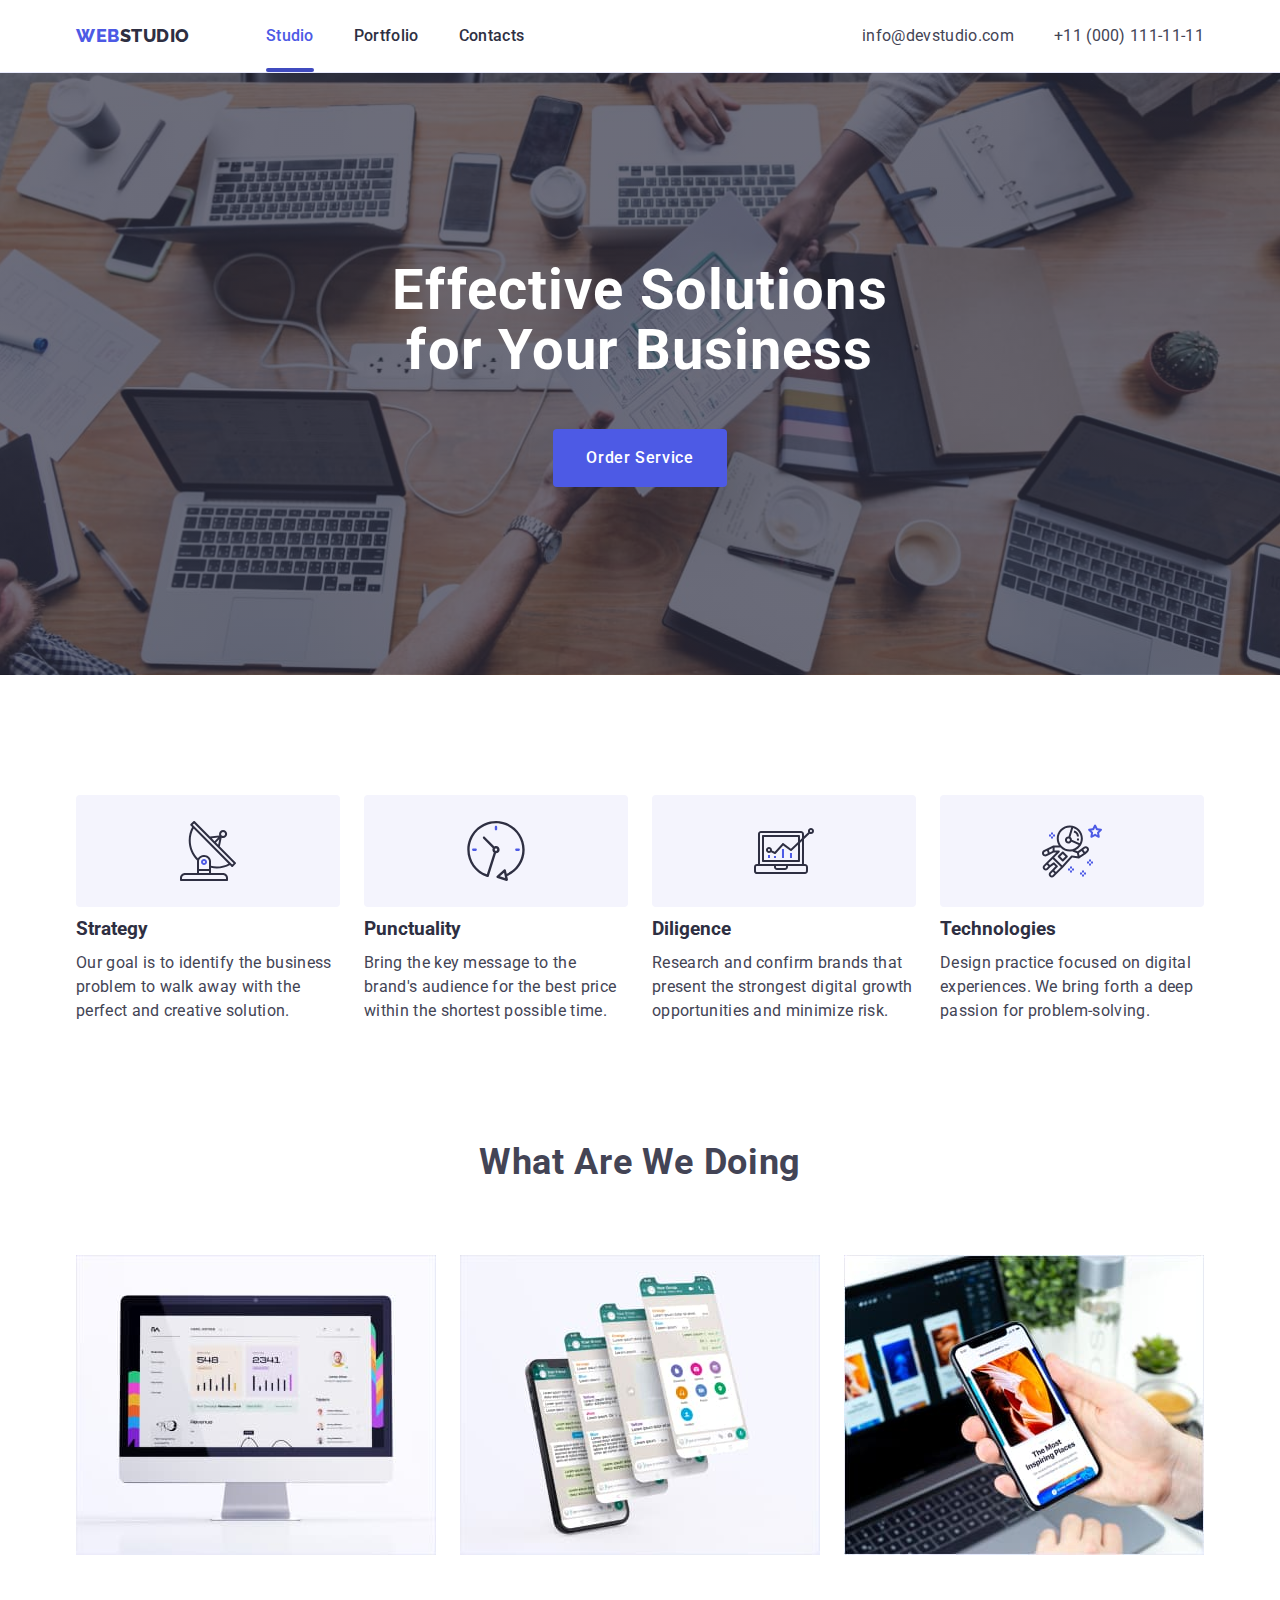
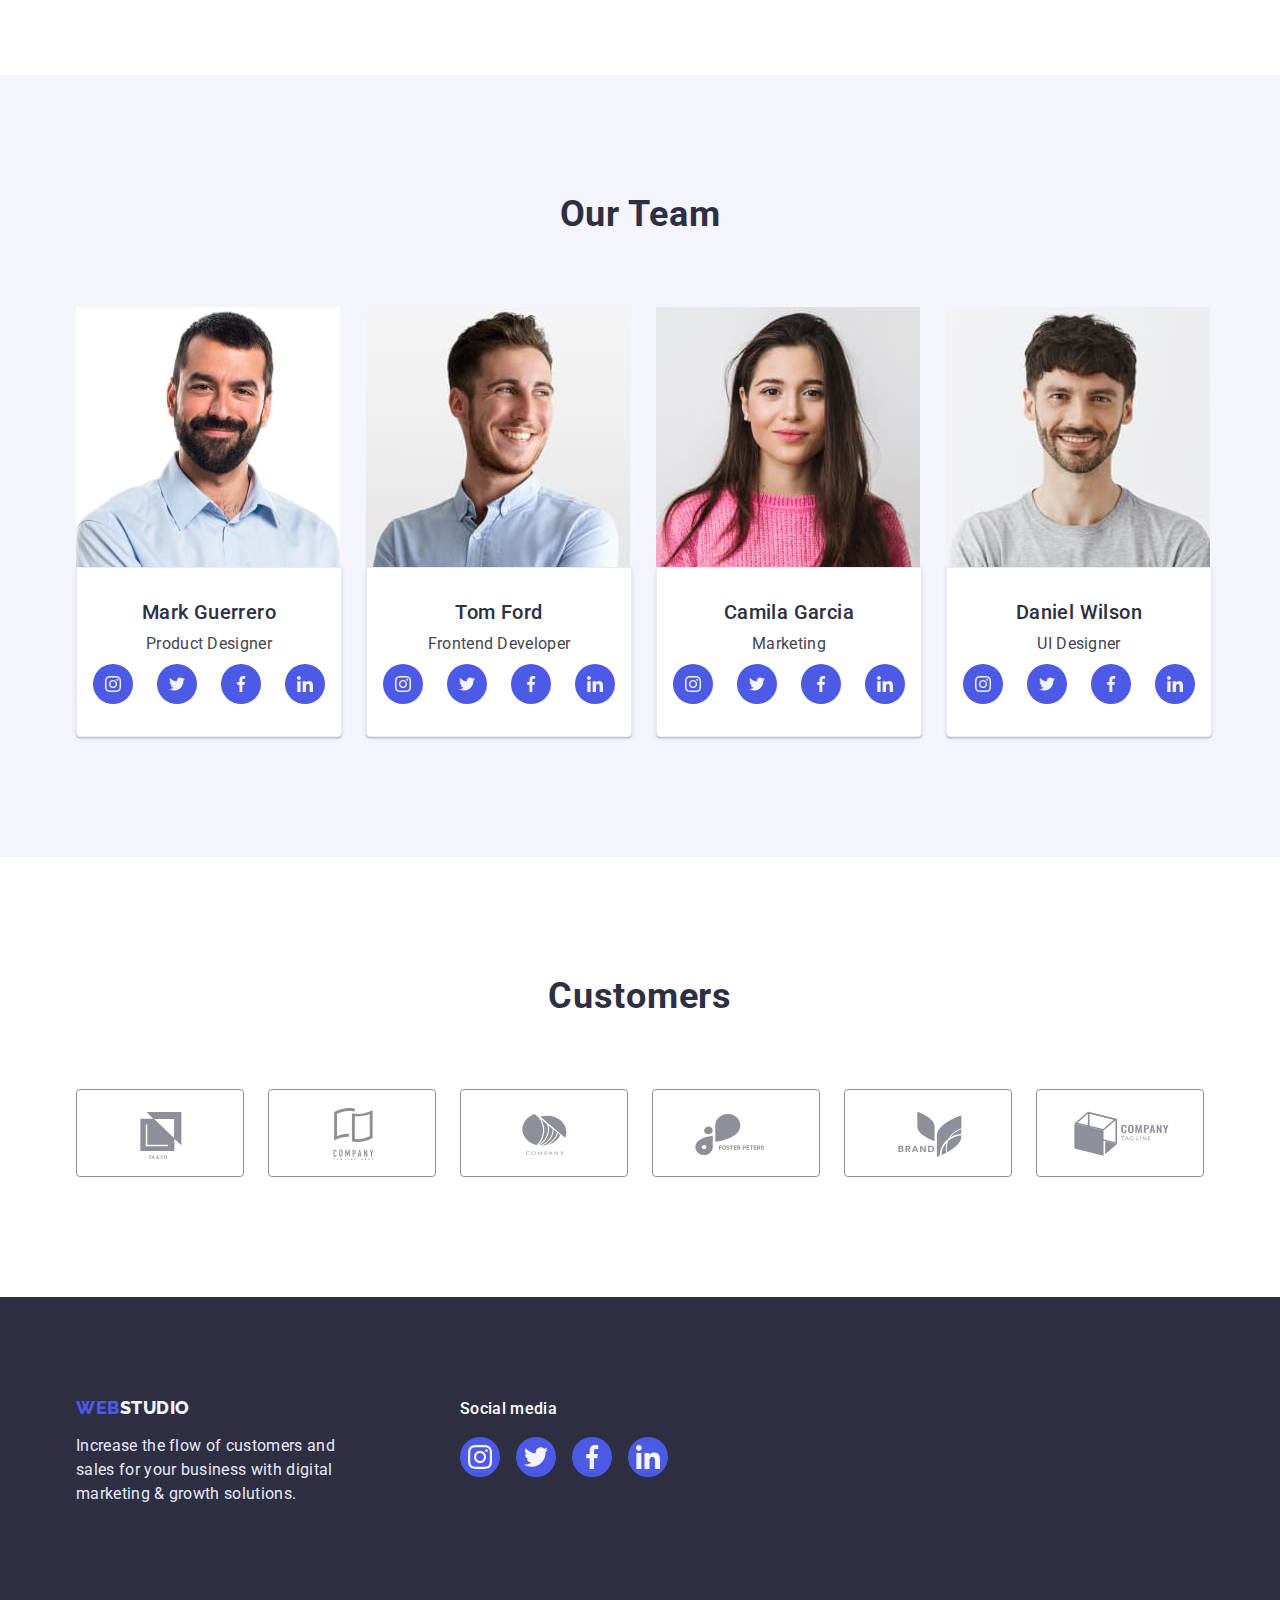
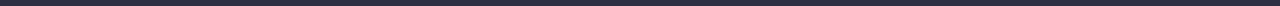
<file: index.html>
<!DOCTYPE html>
<html lang="en">
  <head>
    <meta charset="UTF-8" />
    <meta http-equiv="X-UA-Compatible" content="IE=edge" />
    <meta name="viewport" content="width=device-width, initial-scale=1.0" />
    <title>Studio</title>
    <link rel="preconnect" href="https://fonts.googleapis.com" />
    <link rel="preconnect" href="https://fonts.gstatic.com" crossorigin />
    <link
      href="https://fonts.googleapis.com/css2?family=Raleway:wght@800&family=Roboto:wght@400;500;700;900&display=swap"
      rel="stylesheet"
    />
    <link
      rel="stylesheet"
      href="https://cdnjs.cloudflare.com/ajax/libs/modern-normalize/1.1.0/modern-normalize.min.css



"
    />
    <link rel="stylesheet" href="./css/styles.css" />
  </head>
  <body class="body">
    <!-- Шапка сайту -->
    <header class="page-header">
      <div class="container main-nav">
        <nav class="navigation main-nav">
          <a href="./index.html" class="link-logo item link logo-header"
            >Web<span class="link-header-studio logo-heaer">Studio</span></a
          >
          <ul class="site-nav list link">
            <li class="item">
              <a href="./index.html" class="item-list link current">Studio</a>
            </li>
            <li class="item">
              <a href="./portfolio.html" class="item-list link">Portfolio</a>
            </li>
            <li class="item"><a href="" class="item-list link">Contacts</a></li>
          </ul>
        </nav>

        <address class="adress-list main-adress">
          <ul class="contact list">
            <li class="contacts">
              <a class="link-contact link" href="mailto:info@devstudio.com"
                >info@devstudio.com</a
              >
            </li>
            <li class="contacts">
              <a class="link-contact link" href="tel:+110001111111"
                >+11 (000) 111-11-11</a
              >
            </li>
          </ul>
        </address>
      </div>
    </header>
    <main>
      <!-- Герой -->
      <section class="hero">
        <div class="container hero-background">
          <h1 class="hero-title">Effective Solutions for Your Business</h1>
          <button class="button-hero" type="button">Order Service</button>
        </div>
      </section>

      <!-- Переваги веб-студуії -->
      <section class="section">
        <div class="container main-section">
          <h2 class="section-title-hidden">List of features</h2>
          <ul class="section-list list main-section icon">
            <li class="item-section-features icon-antenna">
              <div class="link-features">
                <svg class="icon-features">
                  <use href="./images/icons.svg#icon-antenna"></use>
                </svg>
              </div>
              <h3 class="section-title">Strategy</h3>
              <p class="section-text">
                Our goal is to identify the business problem to walk away with
                the perfect and creative solution.
              </p>
            </li>

            <li class="item-section-features icon-clock">
              <div class="link-features">
                <svg class="icon-features">
                  <use href="./images/icons.svg#icon-clock"></use>
                </svg>
              </div>
              <h3 class="section-title">Punctuality</h3>
              <p class="section-text">
                Bring the key message to the brand's audience for the best price
                within the shortest possible time.
              </p>
            </li>
            <li class="item-section-features icon-diargam">
              <div class="link-features">
                <svg class="icon-features">
                  <use href="./images/icons.svg#icon-diagram"></use>
                </svg>
              </div>

              <h3 class="section-title">Diligence</h3>
              <p class="section-text">
                Research and confirm brands that present the strongest digital
                growth opportunities and minimize risk.
              </p>
            </li>
            <li class="item-section-features icon-astronaut">
              <div class="link-features">
                <svg class="icon-features">
                  <use href="./images/icons.svg#icon-astronaut"></use>
                </svg>
              </div>
              <h3 class="section-title">Technologies</h3>
              <p class="section-text">
                Design practice focused on digital experiences. We bring forth a
                deep passion for problem-solving.
              </p>
            </li>
          </ul>
        </div>
      </section>
      <section class="section-sec">
        <div class="container our-works">
          <h2 class="section-subject">What are we doing</h2>
          <ul class="devices list our-work">
            <li class="list-works">
              <img
                src="./images/Rectangle3-min.jpg"
                width="360"
                height="300"
                alt="PC"
              />
            </li>
            <li class="list-works">
              <img
                src="./images/Rectangle1-min.jpg"
                width="360"
                height="300"
                alt="program-windows-are-open"
              />
            </li>
            <li class="list-works">
              <img
                src="./images/Rectangle2-min.jpg"
                width="360"
                height="300"
                alt="smartphone"
              />
            </li>
          </ul>
        </div>
      </section>
      <!-- Команда веб-студії -->
      <section class="section team">
        <div class="container team-list">
          <h2 class="section-subject">Our Team</h2>
          <ul class="members team list team-subject">
            <li class="list-img-team icons-soc">
              <img
                src="./images/img-min.jpg"
                width="264"
                height="260"
                alt="photo by Mark Guerrero"
              />
              <div class="set-team-cards">
                <h3 class="section-caption">Mark Guerrero</h3>
                <p class="main-text">Product Designer</p>
                <ul class="team-soc list">
                  <li class="soc-item">
                    <a href="" class="soc-link-ing">
                      <svg class="link-icon">
                        <use href="./images/icons.svg#icon-instagram"></use>
                      </svg>
                    </a>
                  </li>
                  <li class="soc-item">
                    <a href="" class="soc-link-ing">
                      <svg class="link-icon">
                        <use href="./images/icons.svg#icon-twitter"></use>
                      </svg>
                    </a>
                  </li>
                  <li class="soc-item">
                    <a href="" class="soc-link-ing">
                      <svg class="link-icon">
                        <use href="./images/icons.svg#icon-facebook"></use>
                      </svg>
                    </a>
                  </li>
                  <li class="soc-item">
                    <a href="" class="soc-link-ing">
                      <svg class="link-icon">
                        <use href="./images/icons.svg#icon-linkedin"></use>
                      </svg>
                    </a>
                  </li>
                </ul>
              </div>
            </li>

            <li class="list-img-team icons-soc">
              <img
                src="./images/img_1.1-min.jpg"
                width="264"
                height="260"
                alt="photo by Tom Ford"
              />
              <div class="set-team-cards">
                <h3 class="section-caption">Tom Ford</h3>
                <p class="main-text">Frontend Developer</p>
                <ul class="team-soc list">
                  <li class="soc-item">
                    <a href="" class="soc-link-ing">
                      <svg class="link-icon">
                        <use href="./images/icons.svg#icon-instagram"></use>
                      </svg>
                    </a>
                  </li>
                  <li class="soc-item">
                    <a href="" class="soc-link-ing">
                      <svg class="link-icon">
                        <use href="./images/icons.svg#icon-twitter"></use>
                      </svg>
                    </a>
                  </li>
                  <li class="soc-item">
                    <a href="" class="soc-link-ing">
                      <svg class="link-icon">
                        <use href="./images/icons.svg#icon-facebook"></use>
                      </svg>
                    </a>
                  </li>
                  <li class="soc-item">
                    <a href="" class="soc-link-ing">
                      <svg class="link-icon">
                        <use href="./images/icons.svg#icon-linkedin"></use>
                      </svg>
                    </a>
                  </li>
                </ul>
              </div>
            </li>

            <li class="list-img-team icons-soc">
              <img
                src="./images/img_1.2-min.jpg"
                width="264"
                height="260"
                alt="photo by Camila Garcia"
              />
              <div class="set-team-cards">
                <h3 class="section-caption">Camila Garcia</h3>
                <p class="main-text">Marketing</p>
                <ul class="team-soc list">
                  <li class="soc-item">
                    <a href="" class="soc-link-ing">
                      <svg class="link-icon">
                        <use href="./images/icons.svg#icon-instagram"></use>
                      </svg>
                    </a>
                  </li>
                  <li class="soc-item">
                    <a href="" class="soc-link-ing">
                      <svg class="link-icon">
                        <use href="./images/icons.svg#icon-twitter"></use>
                      </svg>
                    </a>
                  </li>
                  <li class="soc-item">
                    <a href="" class="soc-link-ing">
                      <svg class="link-icon">
                        <use href="./images/icons.svg#icon-facebook"></use>
                      </svg>
                    </a>
                  </li>
                  <li class="soc-item">
                    <a href="" class="soc-link-ing">
                      <svg class="link-icon">
                        <use href="./images/icons.svg#icon-linkedin"></use>
                      </svg>
                    </a>
                  </li>
                </ul>
              </div>
            </li>

            <li class="list-img-team icons-soc">
              <img
                src="./images/img_1.3-min.jpg"
                width="264"
                alt="photo by Daniel Wilson"
              />
              <div class="set-team-cards">
                <h3 class="section-caption">Daniel Wilson</h3>
                <p class="main-text">UI Designer</p>
                <ul class="team-soc list">
                  <li class="soc-item">
                    <a href="" class="soc-link-ing">
                      <svg class="link-icon">
                        <use href="./images/icons.svg#icon-instagram"></use>
                      </svg>
                    </a>
                  </li>
                  <li class="soc-item">
                    <a href="" class="soc-link-ing">
                      <svg class="link-icon">
                        <use href="./images/icons.svg#icon-twitter"></use>
                      </svg>
                    </a>
                  </li>
                  <li class="soc-item">
                    <a href="" class="soc-link-ing">
                      <svg class="link-icon">
                        <use href="./images/icons.svg#icon-facebook"></use>
                      </svg>
                    </a>
                  </li>
                  <li class="soc-item">
                    <a href="" class="soc-link-ing">
                      <svg class="link-icon">
                        <use href="./images/icons.svg#icon-linkedin"></use>
                      </svg>
                    </a>
                  </li>
                </ul>
              </div>
            </li>
          </ul>
        </div>
      </section>

      <section class="section">
        <div class="container">
          <h2 class="section-subject">Customers</h2>
          <ul class="soc-list list">
            <li class="soc-item-list">
              <a href="" class="item-link">
                <svg class="link-icon-list">
                  <use href="./images/icons.svg#icon-Logo_1"></use></svg
              ></a>
            </li>

            <li class="soc-item-list">
              <a href="" class="item-link">
                <svg class="link-icon-list">
                  <use href="./images/icons.svg#icon-Logo_2"></use></svg
              ></a>
            </li>

            <li class="soc-item-list">
              <a href="" class="item-link">
                <svg class="link-icon-list">
                  <use href="./images/icons.svg#icon-Logo_3"></use></svg
              ></a>
            </li>

            <li class="soc-item-list">
              <a href="" class="item-link">
                <svg class="link-icon-list">
                  <use href="./images/icons.svg#icon-Logo_4"></use></svg
              ></a>
            </li>

            <li class="soc-item-list">
              <a href="" class="item-link">
                <svg class="link-icon-list">
                  <use href="./images/icons.svg#icon-Logo_5"></use></svg
              ></a>
            </li>

            <li class="soc-item-list">
              <a href="" class="item-link">
                <svg class="link-icon-list">
                  <use href="./images/icons.svg#icon-Logo_6"></use></svg
              ></a>
            </li>
          </ul>
        </div>
      </section>
    </main>

    <!-- Футер -->
    <footer class="footer studio">
      <div class="container footer-top">
        <div class="footer-logo foot">
          <a class="link-footer link ftr" href="./index.html"
            >Web<span class="footer-studio">Studio</span></a
          >

          <p class="footer-text">
            Increase the flow of customers and sales for your business with
            digital marketing & growth solutions.
          </p>
        </div>
        <div class="footer-soc foot">
          <p class="footer-subject">Social media</p>
          <ul class="footer-list list">
            <li class="footer-item">
              <a href="" class="footer-link">
                <svg class="icon-ftr">
                  <use href="./images/icons.svg#icon-instagram"></use>
                </svg>
              </a>
            </li>
            <li class="footer-item">
              <a href="" class="footer-link">
                <svg class="icon-ftr">
                  <use href="./images/icons.svg#icon-twitter"></use>
                </svg>
              </a>
            </li>
            <li class="footer-item">
              <a href="" class="footer-link">
                <svg class="icon-ftr">
                  <use href="./images/icons.svg#icon-facebook"></use>
                </svg>
              </a>
            </li>
            <li class="footer-item">
              <a href="" class="footer-link">
                <svg class="icon-ftr">
                  <use href="./images/icons.svg#icon-linkedin"></use>
                </svg>
              </a>
            </li>
          </ul>
        </div>
      </div>
    </footer>
  </body>
</html>
</file>
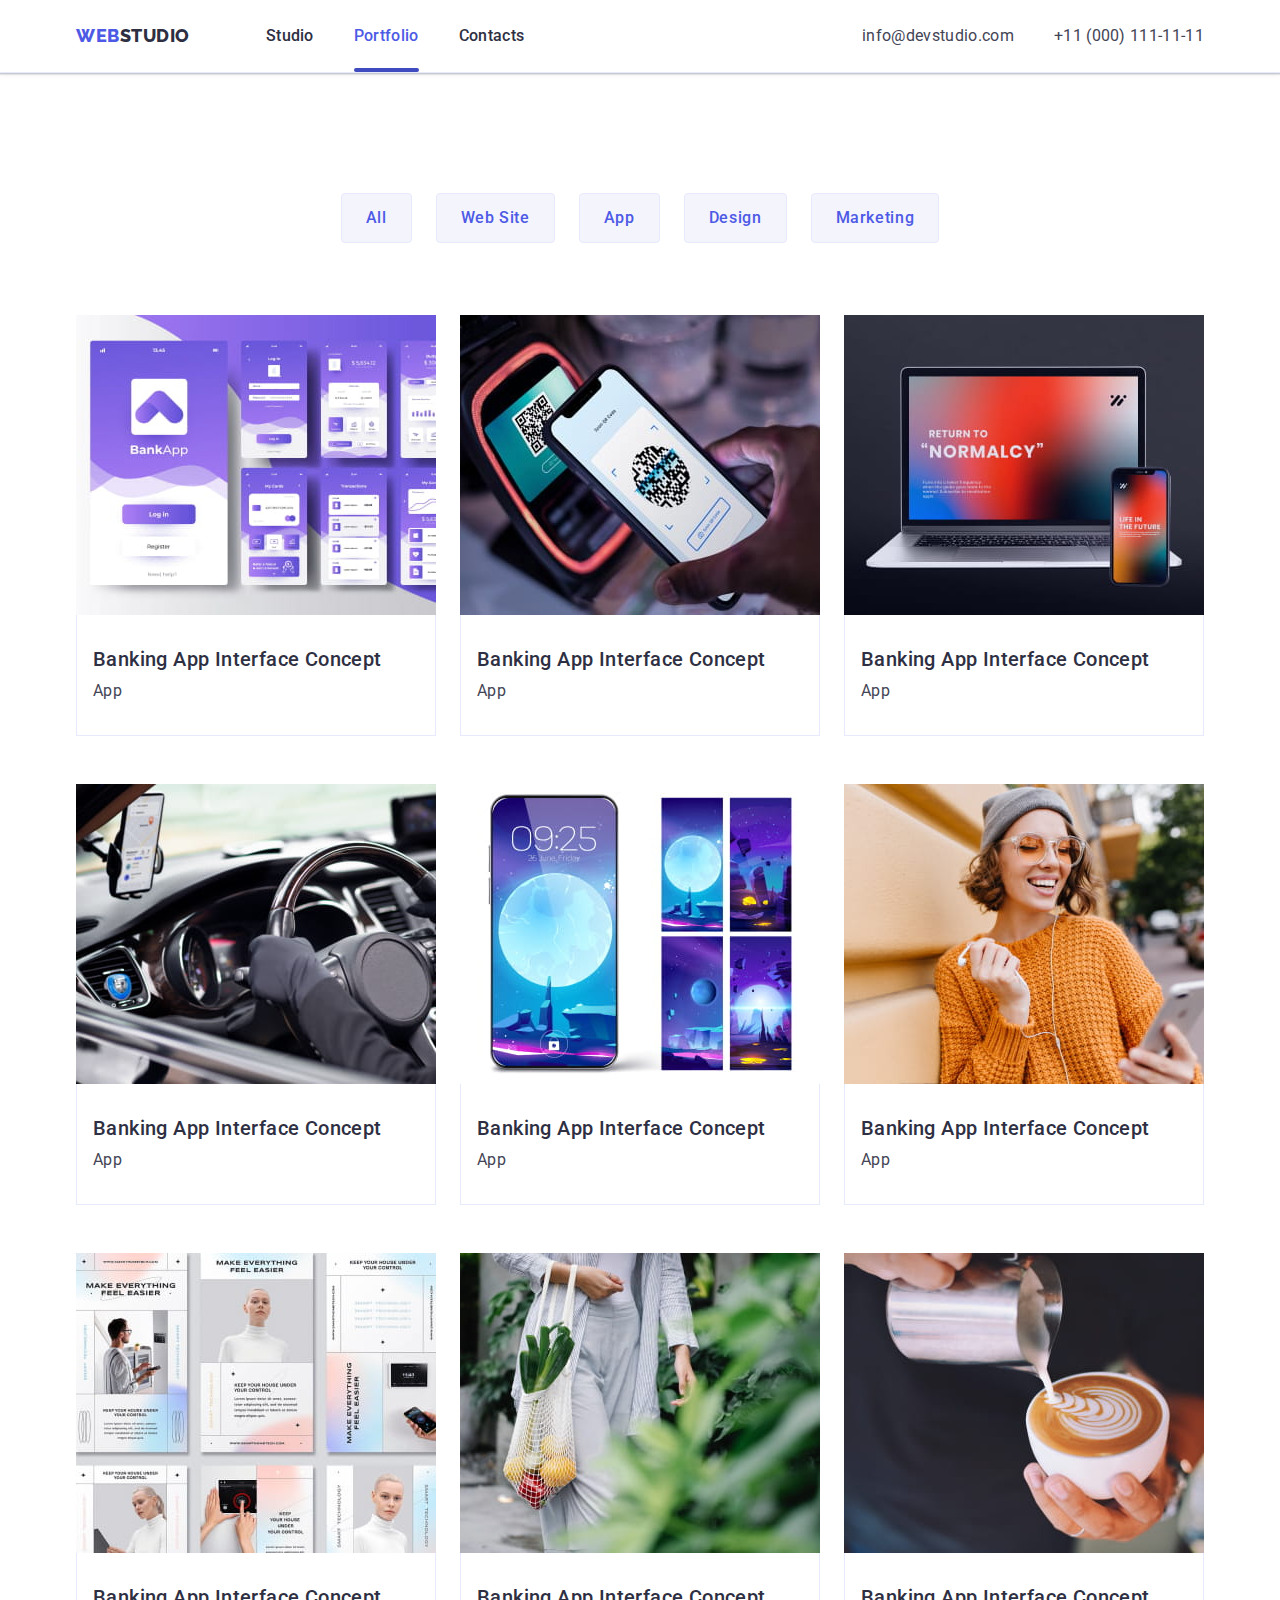
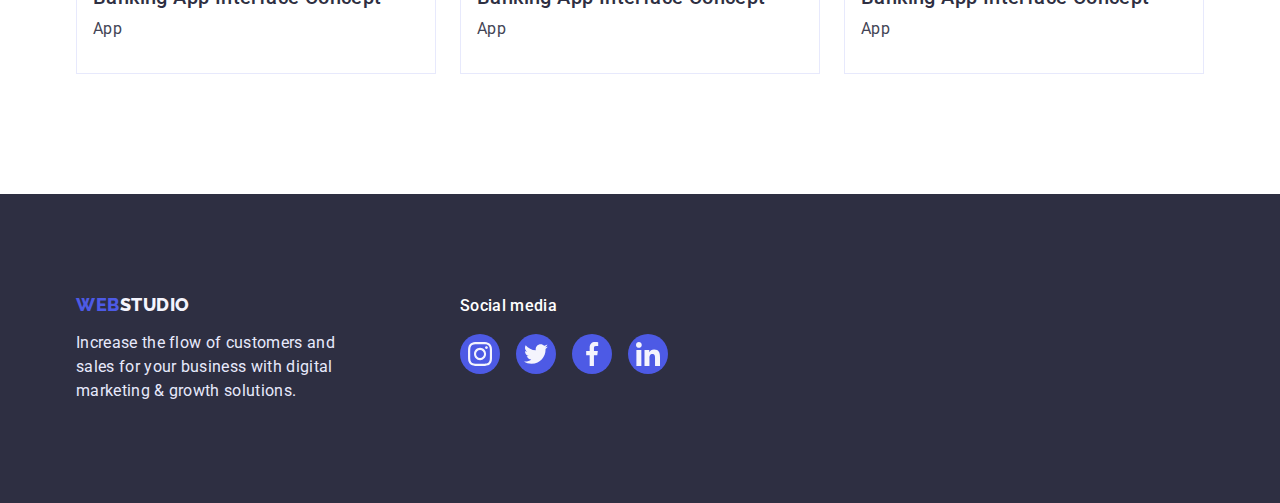
<file: portfolio.html>
<!DOCTYPE html>
<html lang="en">
  <head>
    <meta charset="UTF-8" />
    <meta http-equiv="X-UA-Compatible" content="IE=edge" />
    <meta name="viewport" content="width=device-width, initial-scale=1.0" />
    <title>Portflio</title>
    <link rel="preconnect" href="https://fonts.googleapis.com" />
    <link rel="preconnect" href="https://fonts.gstatic.com" crossorigin />
    <link
      href="https://fonts.googleapis.com/css2?family=Raleway:wght@800&family=Roboto:wght@400;500;700;900&display=swap"
      rel="stylesheet"
    />
    <link
      rel="stylesheet"
      href="https://cdnjs.cloudflare.com/ajax/libs/modern-normalize/1.1.0/modern-normalize.min.css



"
    />
    <link rel="stylesheet" href="./css/styles.css" />
  </head>
  <body class="body">
    <!-- Шапка сайту -->
    <header class="page-header">
      <div class="container main-nav">
        <nav class="navigation main-nav">
          <a href="./index.html" class="link-logo item link logo-header"
            >Web<span class="link-header-studio logo-heaer">Studio</span></a
          >
          <ul class="site-nav list link">
            <li class="item">
              <a href="./index.html" class="item-list link">Studio</a>
            </li>
            <li class="item">
              <a href="./portfolio.html" class="item-list current link"
                >Portfolio</a
              >
            </li>
            <li class="item"><a href="" class="item-list link">Contacts</a></li>
          </ul>
        </nav>

        <address class="adress-list main-adress">
          <ul class="contact list">
            <li class="contacts">
              <a class="link-contact link" href="mailto:info@devstudio.com"
                >info@devstudio.com</a
              >
            </li>
            <li class="contacts">
              <a class="link-contact link" href="tel:+110001111111"
                >+11 (000) 111-11-11</a
              >
            </li>
          </ul>
        </address>
      </div>
    </header>
    <main>
      <section class="section-btn-list">
        <div class="container main-btn-section">
          <h1 hidden class="section-title">List-link</h1>
          <ul class="section-item list main-btn-list">
            <li class="portfolio-btn">
              <button class="btn-item" type="button">All</button>
            </li>
            <li class="portfolio-btn">
              <button class="btn-item" type="button">Web Site</button>
            </li>
            <li class="portfolio-btn">
              <button class="btn-item" type="button">App</button>
            </li>
            <li class="portfolio-btn">
              <button class="btn-item" type="button">Design</button>
            </li>
            <li class="portfolio-btn">
              <button class="btn-item" type="button">Marketing</button>
            </li>
          </ul>
          <ul class="portfolio-list list list-img">
            <li class="portfolio-item">
              <a href="" class="links-works link">
                <div class="project-thumb">
                  <img
                    src="./images/prf-1.jpg"
                    alt="windows app"
                    width="360"
                    height="300"
                  />

                  <div class="project-overlay">
                    <div class="project-card">
                      <p class="project-text">
                        14 Stylish and User-Friendly App Design Concepts · Task
                        Manager App · Calorie Tracker App · Exotic Fruit
                        Ecommerce App · Cloud Storage App
                      </p>
                    </div>
                  </div>
                </div>
                <div class="set-card">
                  <h2 class="portfolio-title">Banking App Interface Concept</h2>
                  <p class="portfolio-text">App</p>
                </div></a
              >
            </li>

            <li class="portfolio-item">
              <a href="" class="links-works link">
                <div class="project-thumb">
                  <img
                    src="./images/prf-2.jpg"
                    alt="windows app"
                    width="360"
                    height="300"
                  />

                  <div class="project-overlay">
                    <div class="project-card">
                      <p class="project-text">
                        14 Stylish and User-Friendly App Design Concepts · Task
                        Manager App · Calorie Tracker App · Exotic Fruit
                        Ecommerce App · Cloud Storage App
                      </p>
                    </div>
                  </div>
                </div>
                <div class="set-card">
                  <h2 class="portfolio-title">Banking App Interface Concept</h2>
                  <p class="portfolio-text">App</p>
                </div></a
              >
            </li>

            <li class="portfolio-item">
              <a href="" class="links-works link">
                <div class="project-thumb">
                  <img
                    src="./images/prf-3.jpg"
                    alt="windows app"
                    width="360"
                    height="300"
                  />

                  <div class="project-overlay">
                    <div class="project-card">
                      <p class="project-text">
                        14 Stylish and User-Friendly App Design Concepts · Task
                        Manager App · Calorie Tracker App · Exotic Fruit
                        Ecommerce App · Cloud Storage App
                      </p>
                    </div>
                  </div>
                </div>
                <div class="set-card">
                  <h2 class="portfolio-title">Banking App Interface Concept</h2>
                  <p class="portfolio-text">App</p>
                </div></a
              >
            </li>

            <li class="portfolio-item">
              <a href="" class="links-works link">
                <div class="project-thumb">
                  <img
                    src="./images/prf-4.jpg"
                    alt="windows app"
                    width="360"
                    height="300"
                  />

                  <div class="project-overlay">
                    <div class="project-card">
                      <p class="project-text">
                        14 Stylish and User-Friendly App Design Concepts · Task
                        Manager App · Calorie Tracker App · Exotic Fruit
                        Ecommerce App · Cloud Storage App
                      </p>
                    </div>
                  </div>
                </div>
                <div class="set-card">
                  <h2 class="portfolio-title">Banking App Interface Concept</h2>
                  <p class="portfolio-text">App</p>
                </div></a
              >
            </li>

            <li class="portfolio-item">
              <a href="" class="links-works link">
                <div class="project-thumb">
                  <img
                    src="./images/prf-5.jpg"
                    alt="windows app"
                    width="360"
                    height="300"
                  />

                  <div class="project-overlay">
                    <div class="project-card">
                      <p class="project-text">
                        14 Stylish and User-Friendly App Design Concepts · Task
                        Manager App · Calorie Tracker App · Exotic Fruit
                        Ecommerce App · Cloud Storage App
                      </p>
                    </div>
                  </div>
                </div>
                <div class="set-card">
                  <h2 class="portfolio-title">Banking App Interface Concept</h2>
                  <p class="portfolio-text">App</p>
                </div></a
              >
            </li>

            <li class="portfolio-item">
              <a href="" class="links-works link">
                <div class="project-thumb">
                  <img
                    src="./images/prf-6.jpg"
                    alt="windows app"
                    width="360"
                    height="300"
                  />

                  <div class="project-overlay">
                    <div class="project-card">
                      <p class="project-text">
                        14 Stylish and User-Friendly App Design Concepts · Task
                        Manager App · Calorie Tracker App · Exotic Fruit
                        Ecommerce App · Cloud Storage App
                      </p>
                    </div>
                  </div>
                </div>
                <div class="set-card">
                  <h2 class="portfolio-title">Banking App Interface Concept</h2>
                  <p class="portfolio-text">App</p>
                </div></a
              >
            </li>

            <li class="portfolio-item">
              <a href="" class="links-works link">
                <div class="project-thumb">
                  <img
                    src="./images/prf-7.jpg"
                    alt="windows app"
                    width="360"
                    height="300"
                  />

                  <div class="project-overlay">
                    <div class="project-card">
                      <p class="project-text">
                        14 Stylish and User-Friendly App Design Concepts · Task
                        Manager App · Calorie Tracker App · Exotic Fruit
                        Ecommerce App · Cloud Storage App
                      </p>
                    </div>
                  </div>
                </div>
                <div class="set-card">
                  <h2 class="portfolio-title">Banking App Interface Concept</h2>
                  <p class="portfolio-text">App</p>
                </div></a
              >
            </li>

            <li class="portfolio-item">
              <a href="" class="links-works link">
                <div class="project-thumb">
                  <img
                    src="./images/prf-8.jpg"
                    alt="windows app"
                    width="360"
                    height="300"
                  />

                  <div class="project-overlay">
                    <div class="project-card">
                      <p class="project-text">
                        14 Stylish and User-Friendly App Design Concepts · Task
                        Manager App · Calorie Tracker App · Exotic Fruit
                        Ecommerce App · Cloud Storage App
                      </p>
                    </div>
                  </div>
                </div>
                <div class="set-card">
                  <h2 class="portfolio-title">Banking App Interface Concept</h2>
                  <p class="portfolio-text">App</p>
                </div></a
              >
            </li>

            <li class="portfolio-item">
              <a href="" class="links-works link">
                <div class="project-thumb">
                  <img
                    src="./images/prf-9.jpg"
                    alt="windows app"
                    width="360"
                    height="300"
                  />

                  <div class="project-overlay">
                    <div class="project-card">
                      <p class="project-text">
                        14 Stylish and User-Friendly App Design Concepts · Task
                        Manager App · Calorie Tracker App · Exotic Fruit
                        Ecommerce App · Cloud Storage App
                      </p>
                    </div>
                  </div>
                </div>
                <div class="set-card">
                  <h2 class="portfolio-title">Banking App Interface Concept</h2>
                  <p class="portfolio-text">App</p>
                </div></a
              >
            </li>
          </ul>
        </div>
      </section>
    </main>
    <!-- Футер -->
    <footer class="footer studio">
      <div class="container footer-top">
        <div class="footer-logo foot">
          <a class="link-footer link ftr" href="./index.html"
            >Web<span class="footer-studio">Studio</span></a
          >

          <p class="footer-text">
            Increase the flow of customers and sales for your business with
            digital marketing & growth solutions.
          </p>
        </div>
        <div class="footer-soc foot">
          <p class="footer-subject">Social media</p>
          <ul class="footer-list list">
            <li class="footer-item">
              <a href="" class="footer-link">
                <svg class="icon-ftr">
                  <use href="./images/icons.svg#icon-instagram"></use>
                </svg>
              </a>
            </li>
            <li class="footer-item">
              <a href="" class="footer-link">
                <svg class="icon-ftr">
                  <use href="./images/icons.svg#icon-twitter"></use>
                </svg>
              </a>
            </li>
            <li class="footer-item">
              <a href="" class="footer-link">
                <svg class="icon-ftr">
                  <use href="./images/icons.svg#icon-facebook"></use>
                </svg>
              </a>
            </li>
            <li class="footer-item">
              <a href="" class="footer-link">
                <svg class="icon-ftr">
                  <use href="./images/icons.svg#icon-linkedin"></use>
                </svg>
              </a>
            </li>
          </ul>
        </div>
      </div>
    </footer>
  </body>
</html>
</file>
<file: css/styles.css>
/* *---------Стилі для index.html ---------------*/

.container {
  max-width: 1158px;
  padding: 0 15px;
  margin: 0 auto;

  margin-left: auto;
  margin-right: auto;
}

:root {
  --main-text-color: #434455;
  --title-text-color: #2e2f42;
  --accent-color: #4d5ae5;
  --main-bgrnd-color: #ffffff;
  --additional-background-color: #f4f4fd;
  --accent-page-color: #404bbf;
  --footer-text-color: #e7e9fc;
  --set-img-right: 20px;
  --set-img-bottom: 48px;
  --bgd-soc-color: #8e8f99;
  --bgd-color-icon: #31d0aa;
  --modal-bgd-color: #fcfcfc;

  --card-shadow-team: 0px 1px 6px rgba(46, 47, 66, 0.08),
    0px 1px 1px rgba(46, 47, 66, 0.16), 0px 2px 1px rgba(46, 47, 66, 0.08);
  --grad-hero: linear-gradient(rgba(46, 47, 66, 0.7), rgba(46, 47, 66, 0.7));

  --footer-shadow: 0px 2px 1px rgba(46, 47, 66, 0.08),
    0px 1px 1px rgba(46, 47, 66, 0.16), 0px 1px 6px rgba(46, 47, 66, 0.08);

  --portfolio-cards-shadow: 0px 1px 6px rgba(46, 47, 66, 0.08),
    0px 1px 1px rgba(46, 47, 66, 0.16), 0px 2px 1px rgba(46, 47, 66, 0.08);

  --portfolio-buttons-shadow: 0px 3px 1px rgba(0, 0, 0, 0.1),
    0px 2px 1px rgba(0, 0, 0, 0.08), 0px 2px 2px rgba(0, 0, 0, 0.12);

  --backdrop-color: rgba(46, 47, 66, 0.4);
  --modal-close-color: rgba(0, 0, 0, 0.1);
}
body {
  color: var(--main-text-color);
  font-family: "Roboto", sans-serif;
  font-size: 16px;
  line-height: 1.5;
}

img {
  display: block;
  max-width: 100%;
  height: auto;
}

/* *-------------Утиліти------------------- */

.contacts {
  padding: 0;
  width: auto;
}

.list {
  padding: 0;
  margin: 0;
  list-style: none;
}
.section-text {
  margin-top: 0;
  margin-bottom: 0;

  color: var(--main-text-color);
  letter-spacing: 0.02em;
}
.section-caption {
  margin: 0;
  padding: 0;
}
.main-text {
  margin: 0;
  padding: 0;
}
/**------------------ Утиліти для portfolio -----------*/

.portfolio-text {
  margin-top: 0;
  margin-bottom: 0;
}
.portfolio-title {
  margin-top: 0;
  margin-bottom: 0;
}

.body .body {
  color: var(--main-text-color);
  background-color: var(--main-bgrnd-color);
}

/**-------------------- Header--------------------- */
/**-------------- Логотип компанії ------------*/
.page-header {
  border-bottom: 1px solid var(--footer-text-color);
  box-shadow: var(--footer-shadow);
}

/* Шрифти */

/* *--------Logo  Web та Studio-------- */

.main-nav > a {
  padding-bottom: 24px;
  padding-top: 24px;
}
.item {
  position: relative;
}
.item > .current::after {
  content: "";
  position: absolute;
  left: 0px;
  top: 44px;
  margin-top: 24px;
  width: 100%;
  height: 4px;
  border-radius: 2px;
  background-color: var(--accent-page-color);
}

.link-logo,
.link-header-studio {
  font-family: "Raleway", sans-serif;
  font-weight: 800;
  font-size: 18px;
  line-height: 1.17;
  letter-spacing: 0.03em;

  text-transform: uppercase;
}
.link-logo {
  color: var(--title-text-color);
  text-decoration: none;
}
.item-list {
  color: var(--title-text-color);
  text-decoration: none;
}
.navigation .link-logo {
  color: var(--accent-color);
}

.site-nav .link-logo-item {
  color: var(--accent-color);
}

/**-------------------- Main nav----------------- */

.main-nav {
  display: flex;
  align-items: center;
}
.navigation .main-nav {
  padding-top: 24px;
  padding-bottom: 24px;
}
.site-nav {
  display: flex;
  margin-left: 76px;
}
.main-adress {
  display: flex;
  margin-left: auto;
}

.site-nav .item + .item {
  margin-left: 40px;
}

.site-nav .item-list {
  display: block;
  padding-top: 24px;
  padding-bottom: 24px;
}

.link-header-studio,
.link-logo-item {
  color: var(--title-text-color);
}
/* *-----------------------Contacts-----------------------*/

.contact {
  display: flex;
}
.contact .contacts + .contacts {
  margin-left: 40px;
}
.contact .contacts {
  display: block;
}
.link-contact {
  padding-top: 24px;
  padding-bottom: 24px;
}

/* .navigation .site-nav .item-list.current {
  color: var(--accent-page-color);
} */
/* *----------------Навігація---------------- */
.navigation {
  color: var(--title-text-color);
}
.site-nav,
.link-contact,
.link.current {
  color: var(--accent-page-color);
  font-style: normal;
  font-weight: 500;
  font-size: 16px;
  line-height: 1.5;
  letter-spacing: 0.02em;
}
.site-nav .link .item-list.current {
  color: var(--title-text-color);
}
.site-nav .link.current {
  color: var(--accent-color);
}
.adress-list .link-contact {
  font-weight: 400;
  line-height: 1.5;
  text-decoration: none;
  font-style: normal;
}
.adress-list {
  font-style: normal;
}

.site-nav .item-list {
  color: var(--title-text-color);
}
.site-nav .item-list {
  text-decoration: none;
}
.item-list {
  transition: color 250ms cubic-bezier(0.4, 0, 0.2, 1);
}
.item-list:hover,
.item-list:focus {
  color: var(--accent-page-color);
}

/**---------------- Contacts--------------- */

.contact .link-contact {
  color: var(--main-text-color);
  transition: color 250ms cubic-bezier(0.4, 0, 0.2, 1);
}
.contact .link-contact:hover,
.contact .link-contact:focus {
  color: var(--accent-page-color);
}
/** --------------Main ---------*/
/** -----------Hero--------- */

.hero-title {
  margin: 0 auto;
  margin-bottom: 48px;
  max-width: 496px;

  color: var(--main-bgrnd-color);
  font-weight: 700;
  font-size: 56px;
  line-height: 1.07;
  letter-spacing: 0.02em;
}
.hero {
  padding-top: 188px;
  padding-bottom: 188px;
  text-align: center;

  background-color: var(--title-text-color);
  max-width: 1440px;
  margin: 0 auto;
  background-image: var(--grad-hero), url(../images/hero-img.jpg);

  background-repeat: no-repeat;
  background-position: center;
  background-size: cover;
}

/** -------------------Button-------------- */
.button-hero {
  padding: 16px 32px;
  min-width: 169px;

  color: var(--main-bgrnd-color);
  background-color: var(--accent-color);
  font-family: inherit;
  font-weight: 500;
  font-size: 16px;
  line-height: 1.5;
  align-items: center;
  letter-spacing: 0.04em;
  cursor: pointer;
  border-radius: 4px;
  border: 1px solid transparent;

  transition: background-color 250ms cubic-bezier(0.4, 0, 0.2, 1);
}

.button-hero:hover,
.button-hero:focus {
  background-color: var(--accent-page-color);
}
/** ----------------SECTION 2 -переваги ------ */

.main-section {
  display: flex;
}
.main-section .item-section-features {
  width: 264px;
}
.section-list .item-section-features + .item-section-features {
  margin-left: 24px;
}

.section-title-hidden {
  position: absolute;
  width: 1px;
  height: 1px;
  margin: -1px;
  border: 0;
  padding: 0;
  white-space: nowrap;
  clip-path: inset(100%);
  clip: rect(0 0 0 0);
  overflow: hidden;
}
.section-title {
  margin-top: 0;
  margin-bottom: 8px;
}

.link-features {
  display: flex;
  justify-content: center;
  align-items: center;
  width: 264px;
  height: 112px;
  margin-bottom: 8px;
  border-radius: 4px;
  background-color: var(--additional-background-color);
}
.icon-features {
  width: 60px;
  height: 64px;
}

/* *-------------------Our works--------------------- */

.our-work {
  display: flex;
}
.devices .list-works + .list-works {
  margin-left: 24px;
}

.section {
  color: var(--title-text-color);
  padding-top: 120px;
}
.section-sec {
  padding-bottom: 120px;
}
.section-subject {
  margin-top: 0;
  margin-bottom: 72px;

  font-weight: 700;
  font-size: 36px;
  line-height: 1.11;
  text-align: center;
  letter-spacing: 0.02em;
  text-transform: capitalize;
}

/* *----------------Team----------- */
.section {
  padding-bottom: 120px;
}

.team-subject {
  display: flex;
}
.team-subject .list-img-team + .list-img-team {
  margin-left: 24px;
}

.team-list {
  width: 1440px;
}

.team {
  background-color: var(--additional-background-color);
}

.section .section-caption {
  color: var(--title-text-color);
  font-weight: 500;
  font-size: 20px;
  line-height: 1.2;
  letter-spacing: 0.02em;
}
.main-text {
  color: var(--main-text-color);
  font-weight: 400;
  letter-spacing: 0.02em;
}

.main-text {
  margin-top: 8px;
}
.set-team-cards {
  padding: 32px 0px;
  padding-left: 16px;
  padding-right: 16px;
  text-align: center;
  background-color: var(--main-bgrnd-color);
  border: 1px solid var(--footer-text-color);
  border-radius: 0px 0px 4px 4px;
  box-shadow: var(--card-shadow-team);
}
.team-soc {
  margin-top: 8px;
  display: flex;
  flex-direction: row;
  justify-content: center;
  align-items: center;
  gap: 24px;
}

.soc-link-ing {
  display: flex;
  justify-content: center;
  align-items: center;

  width: 40px;
  height: 40px;
  border-radius: 50%;
  background-color: var(--accent-color);
  transition: background-color 250ms cubic-bezier(0.4, 0, 0.2, 1);
}
.soc-link-ing:hover,
.soc-link-ing:focus {
  background-color: var(--accent-page-color);
}

.link-icon {
  width: 16px;
  height: 16px;
}

.item-link {
  display: flex;
  justify-content: center;
  align-items: center;
}

.soc-list {
  display: flex;
  gap: 24px;
  width: 1128px;
  height: 88px;
}
.item-link {
  width: 168px;
  height: 88px;
  border: 1px solid var(--bgd-soc-color);
  color: var(--bgd-soc-color);
  border-radius: 4px;
  transition: color 250ms cubic-bezier(0.4, 0, 0.2, 1);
}

.item-link:hover,
.item-link:focus {
  border-color: var(--accent-page-color);
  color: var(--accent-page-color);
}
.link-icon-list {
  width: 104px;
  height: 56px;
  fill: currentColor;
}
/**-------- Стилі для portfolio.html--------- */

/* Елемент */
.list-img {
  display: flex;
  flex-wrap: wrap;
  column-gap: 24px;
  row-gap: 48px;
}

.list-img > .portfolio-item {
  flex-basis: calc((100% - 2 * 24px) / 3);
}

.set-card {
  border: 1px solid var(--footer-text-color);
  background-color: var(--main-bgrnd-color);
  border-top: none;
}
.links-works {
  display: block;
}
.links-works:hover,
.links-works:focus {
  box-shadow: var(--portfolio-cards-shadow);
}

.portfolio-text {
  margin-top: 8px;
}
.set-card {
  padding: 32px 16px;
}

.section-item .list {
  color: var(--main-bgrnd-color);
  background-color: var(--accent-color);

  font-family: inherit;
  font-weight: 500;
  font-size: 16px;
  line-height: 1.5;
  align-items: center;
  letter-spacing: 0.04em;
  width: 126px;
  height: 48px;
  border: 1px solid var(--footer-text-color);
  border-radius: 4px;
  cursor: pointer;
}

/* *-----------------Buttons------------ */

.section-btn-list {
  padding-top: 120px;
  padding-bottom: 120px;
}
.section-item {
  margin-bottom: 72px;
}
.main-btn-list {
  display: flex;
  justify-content: center;
  align-items: center;
}

.main-btn-list .portfolio-btn + .portfolio-btn {
  margin-left: 24px;
}

.btn-item {
  transition: background-color 250ms cubic-bezier(0.4, 0, 0.2, 1);
}

.btn-item:hover,
.btn-item:focus {
  box-shadow: var(--portfolio-buttons-shadow);
}

.btn-item {
  padding: 12px 24px;

  color: var(--accent-color);
  background-color: var(--additional-background-color);

  font-family: inherit;
  font-weight: 500;
  font-size: 16px;
  line-height: 1.5;
  text-align: center;
  letter-spacing: 0.04em;
  cursor: pointer;
  border-radius: 4px;
  border: 1px solid var(--footer-text-color);
}

.btn-item:hover,
.btn-item:focus {
  color: var(--main-bgrnd-color);
  background-color: var(--accent-page-color);

  border-color: transparent;
}
/* *-----------------Cards---------------------- */

.link {
  text-decoration: none;
}

.list {
  list-style: none;
}

.item-list {
  text-decoration: none;
}

.project-thumb {
  position: relative;
  overflow: hidden;
}


.project-thumb:hover::before {
  opacity: 1;
}
.project-overlay {
  position: absolute;
  /* opacity: 0; */
  left: 0;
  top: 0;
  width: 100%;
  height: 100%;

  background-color: var(--accent-color);
  transform: translateY(100%);
  transition: transform 250ms cubic-bezier(0.4, 0, 0.2, 1);
}
.links-works:hover .project-overlay {
  transform: translateY(0);
}
.links-works:hover .project-card,
.links-works:focus .project-card {
  opacity: 1;
}

.project-card {
  position: absolute;
  padding: 40px 32px 164px 32px;
  left: 50%;
  top: 50%;
  width: 100%;
  height: 100%;
  /* opacity: 0; */

  transform: translate(-50%, -50%);
  transition: opacity 250ms cubic-bezier(0.4, 0, 0.2, 1);
}

.project-text {
  font-weight: 400;
  letter-spacing: 0.02em;
  color: var(--additional-background-color);
  margin: 0;
  width: 296px;
  height: 96px;
}

.portfolio-title {
  color: var(--title-text-color);
  font-weight: 500;
  font-size: 20px;
  line-height: 1.2;
  letter-spacing: 0.02em;
}
.portfolio-list .portfolio-text {
  color: var(--main-text-color);
  font-size: 16px;
  line-height: 1.5;
  letter-spacing: 0.02em;
}
.portfolio-list {
  background: #ffffff;
}

/**------------------ Footer ---------------*/
.footer {
  background-color: var(--title-text-color);
}
.footer .link-footer {
  font-family: "Raleway", sans-serif;
  color: var(--accent-color);
  font-weight: 800;
  font-size: 18px;
  line-height: 1.17;
  letter-spacing: 0.03em;
  text-transform: uppercase;
  text-decoration: none;
}
.footer-logo .link-footer {
  display: block;
  margin-bottom: 16px;
}

.footer-studio {
  color: var(--additional-background-color);
}

.footer .footer-text {
  color: var(--footer-text-color);
  letter-spacing: 0.02em;
  max-width: 264px;
  margin: 0;
}

.footer-list {
  display: flex;
  gap: 16px;
}
.footer-subject {
  margin-top: 0;
  margin-bottom: 16px;

  font-weight: 500;

  letter-spacing: 0.02em;
  color: var(--main-bgrnd-color);
}
.footer-top {
  display: flex;
}
.footer {
  padding-top: 100px;
  padding-bottom: 100px;
}
.footer-logo {
  margin-right: 120px;
}

.footer-link {
  display: flex;

  justify-content: center;
  align-items: center;
  width: 40px;
  height: 40px;
  border-radius: 50%;
  background-color: var(--accent-color);
  transition: background-color 250ms cubic-bezier(0.4, 0, 0.2, 1);
}
.icon-ftr {
  width: 24px;
  height: 24px;
}
.footer-link:hover,
.footer-link:focus {
  background-color: var(--bgd-color-icon);
}

.backdrop.is-hidden {
  opacity: 0;
  pointer-events: none;
  visibility: hidden;
}

.backdrop {
  position: fixed;
  left: 0;
  top: 0;
  width: 100%;
  height: 100%;
  background-color: var(--backdrop-color);
  opacity: 1;
  transition: opacity 250ms cubic-bezier(0.4, 0, 0.2, 1),
    visibility 250ms cubic-bezier(0.4, 0, 0.2, 1);
}

.backdrop.is-hidden .modal {
  transform: translate(-50%, -50%) scale(1.1);
}
.modal {
  position: absolute;
  top: 50%;
  left: 50%;


  min-width: 408px;
  min-height: 576px;
  background-color: var(--modal-bgd-color);
  transform: translate(-50%, -50%) scale(1);
  transition: transform 250ms cubic-bezier(0.4, 0, 0.2, 1);
}

.icon-modal {
  width: 8px;
  height: 8px;
  position: absolute;
  top: 50%;
  left: 50%;
  transform: translate(-50%, -50%);
}

.close-modal {
  position: relative;
  width: 24px;
  height: 24px;
  top: 24px;
  left: 360px;
  bottom: 528px;
  border-radius: 50%;
  border: 1px solid var(--modal-close-color);
  background-color: var(--footer-text-color);
  cursor: pointer;
  transition: opacity 250ms cubic-bezier(0.4, 0, 0.2, 1);
  padding: 0;
}
</file>
